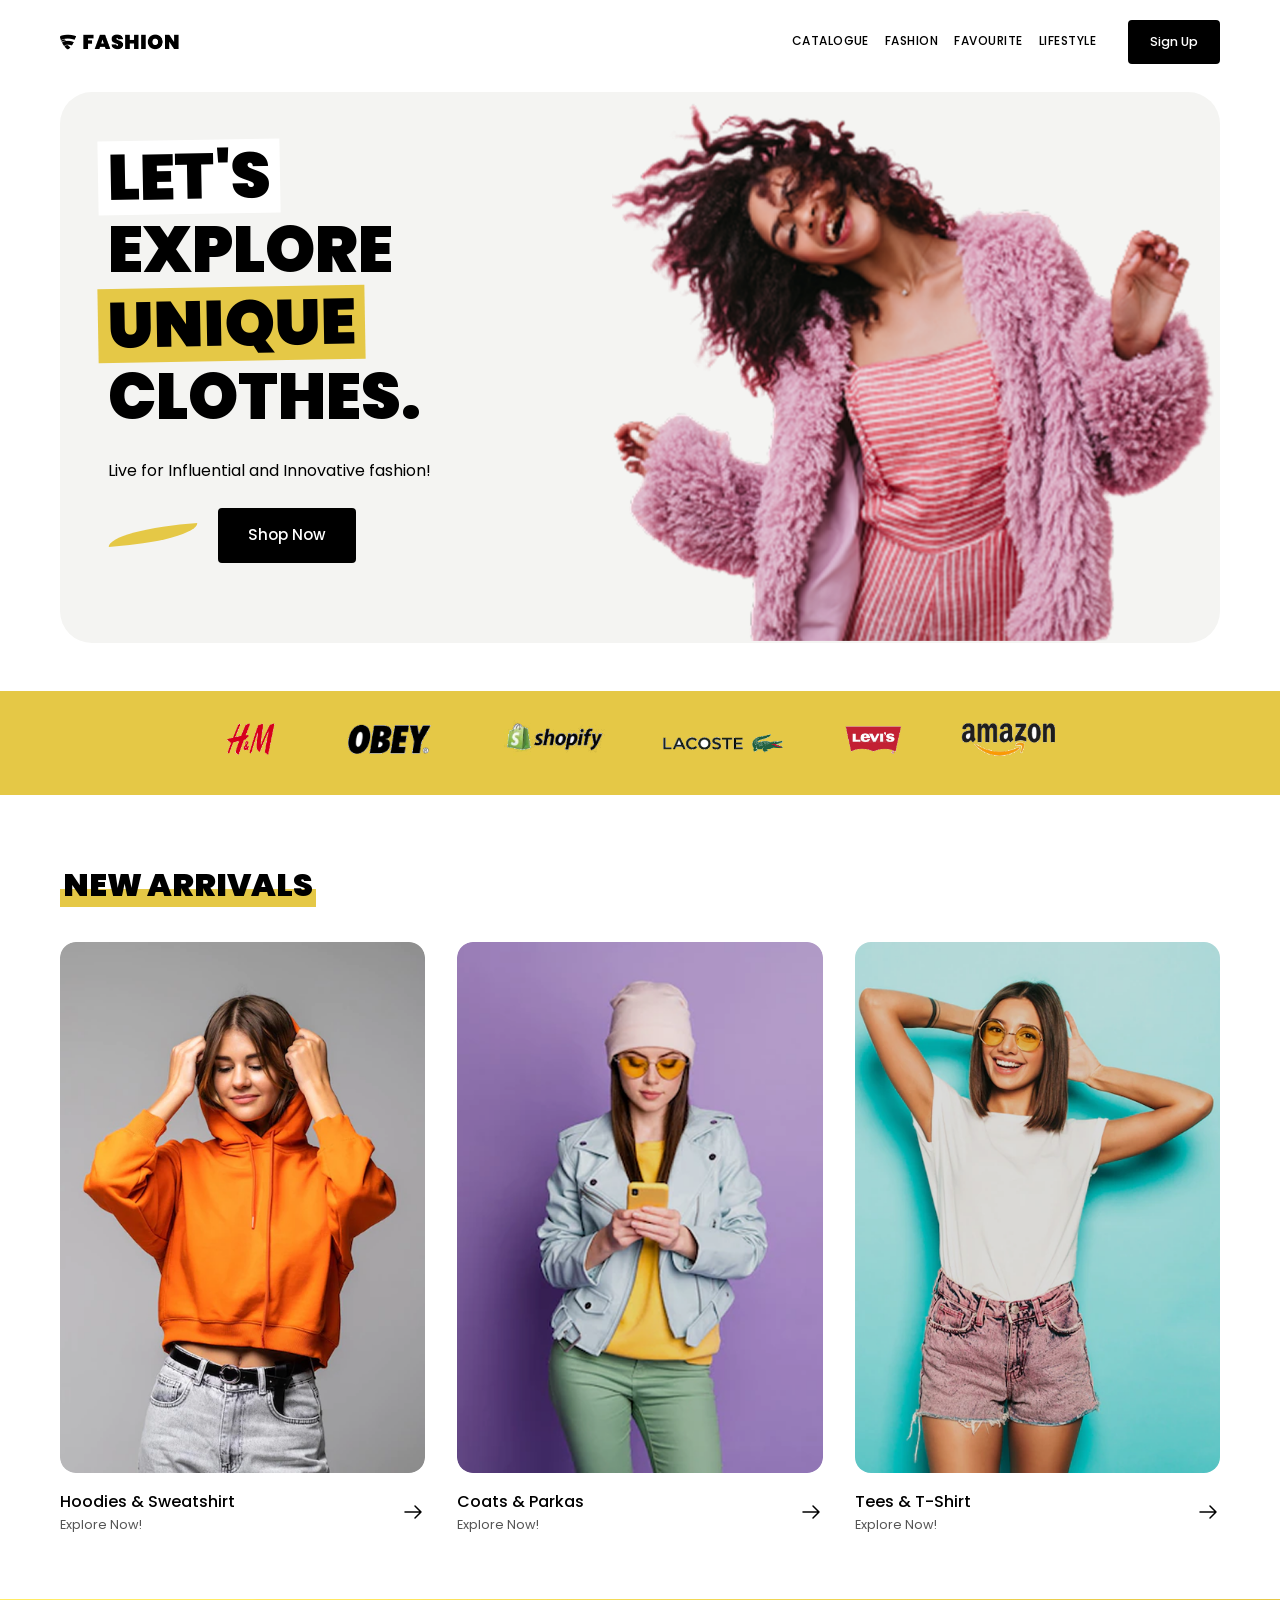
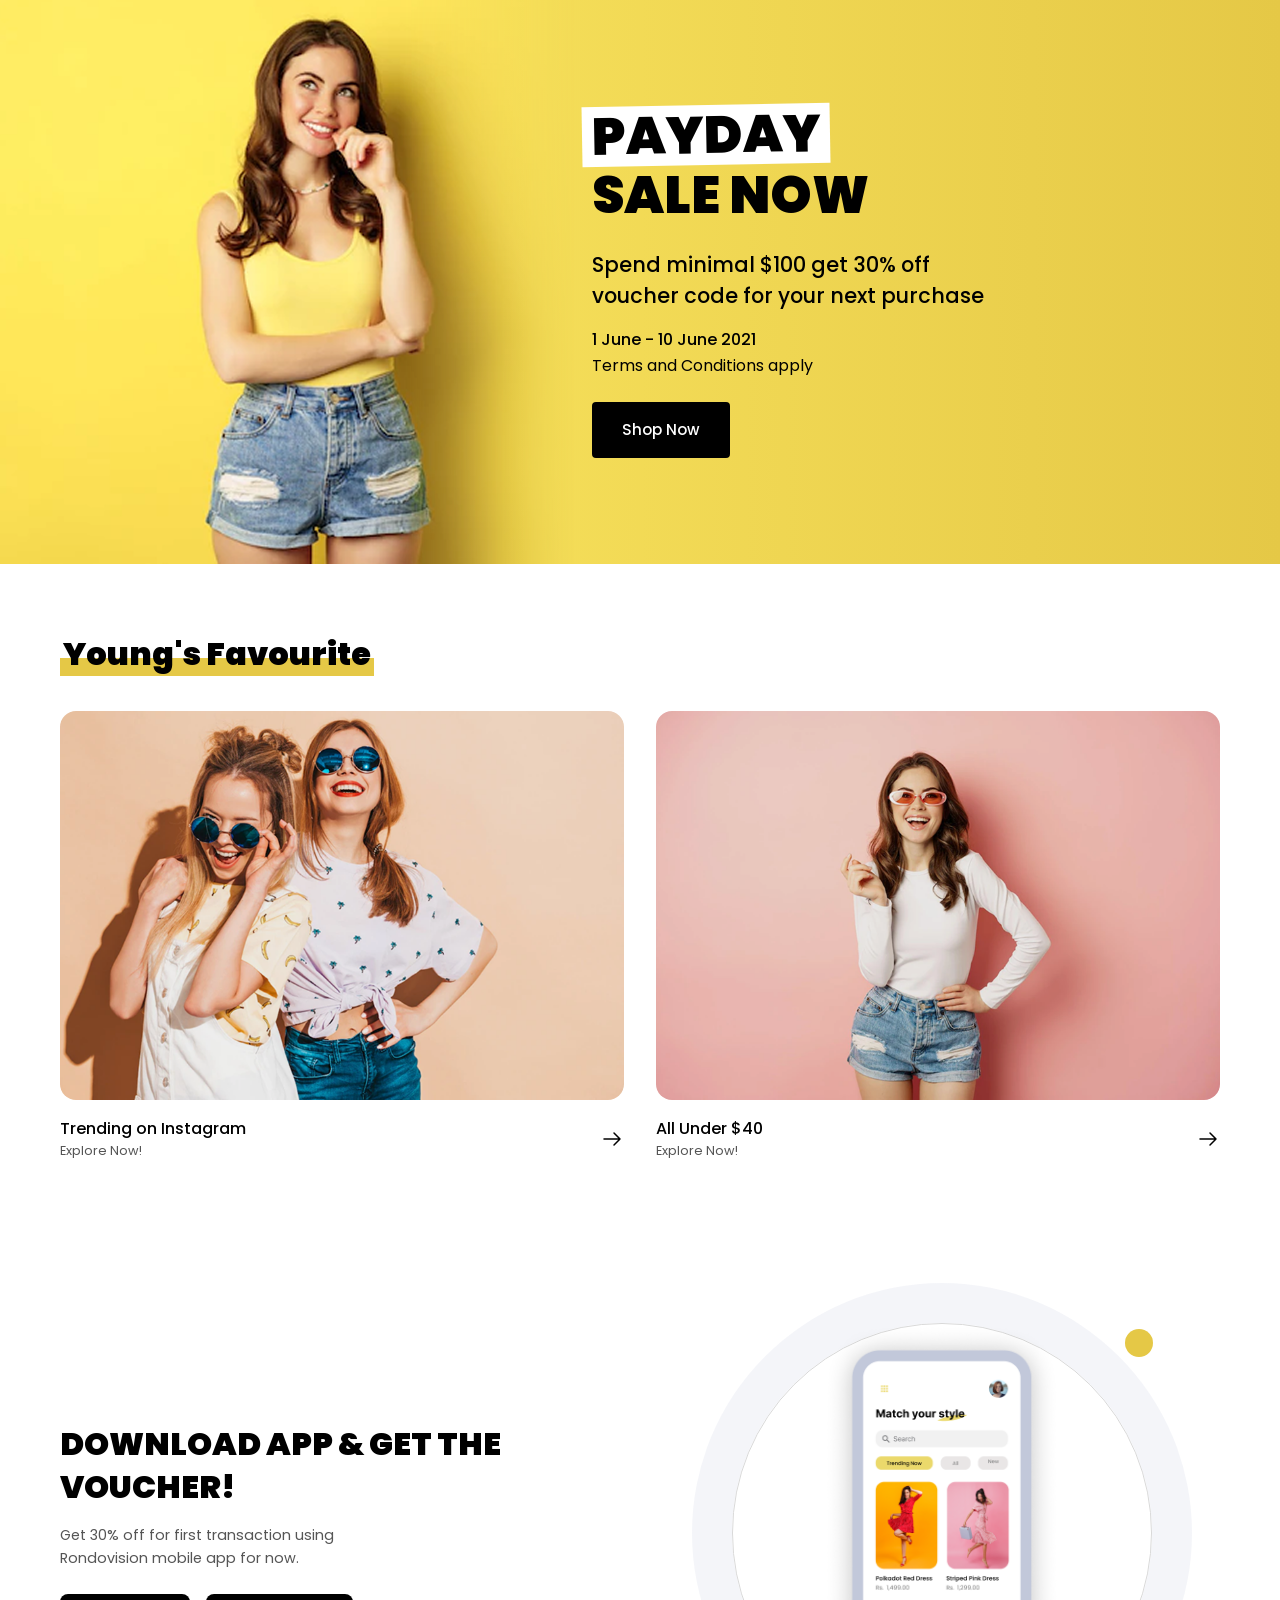
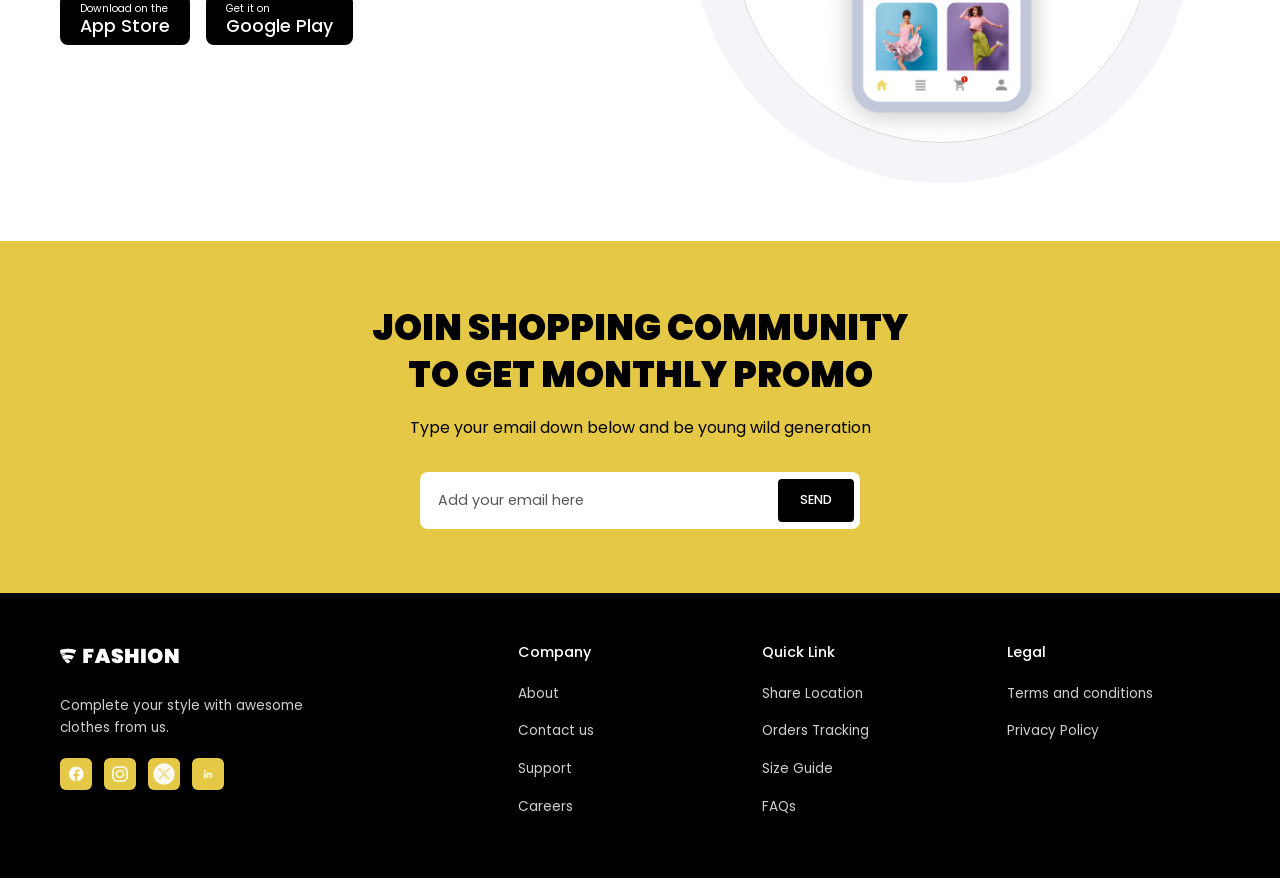
<file: index.html>
<!DOCTYPE html>
<!-- Page language is English -->
<html lang="en">
<head>
  <meta charset="UTF-8">
  <!-- This helps on phones -->
  <meta name="viewport" content="width=device-width, initial-scale=1">
  <title>Fashion | Explore unique clothes</title>
  <meta name="description" content="Explore unique and innovative fashion: new arrivals, favourites and special offers.">

  <!-- These links add the Poppins font -->
  <link rel="preconnect" href="https://fonts.googleapis.com">
  <link rel="preconnect" href="https://fonts.gstatic.com" crossorigin>
  <link href="https://fonts.googleapis.com/css2?family=Poppins:wght@400;500;900&display=swap" rel="stylesheet">

  <link rel="stylesheet" href="css/main.css">
</head>
<body>
  <!-- Use this link to skip to the page -->
  <a class="skip-to-main" href="#main">Skip to main content</a>

  <!-- This is the page top -->
  <header class="header">
    <div class="container header-inner">
      <!-- Click the logo to go home -->
      <a class="logo" href="index.html">
        <img src="images/logo.png" alt="Fashion">
      </a>

      <!-- This name tells what this menu is -->
      <nav class="navigation" aria-label="Main">
        <ul>
          <li><a href="catalogue.html">Catalogue</a></li>
          <li><a href="index.html#arrivals">Fashion</a></li>
          <li><a href="index.html#favourite">Favourite</a></li>
          <li><a href="index.html#app">Lifestyle</a></li>
        </ul>
      </nav>

      <a class="button button-dark" href="#">Sign Up</a>
    </div>
  </header>

  <main id="main">
    <section class="hero" aria-labelledby="hero-title">
      <div class="container">
        <div class="hero-card">
          <div class="hero-content">
            <h1 class="hero-title" id="hero-title">
              <span class="mark-white">Let's</span>
              <span>Explore</span>
              <span class="mark-yellow">Unique</span>
              <span>Clothes.</span>
            </h1>

            <p class="hero-tagline">Live for Influential and Innovative fashion!</p>

            <div class="hero-actions">
              <span class="hero-brush" aria-hidden="true"></span>
              <a class="button button-dark" href="catalogue.html">Shop Now</a>
            </div>
          </div>

          <div class="hero-image">
            <img src="images/hero.png" width="871" height="784"
                 alt="Woman in a pink coat in a fashion campaign">
          </div>
        </div>
      </div>
    </section>

    <section class="brands" aria-label="Brands we stock">
      <div class="container">
        <ul class="brand-list">
          <li><img src="images/hm-transparent.png" width="119" height="70" alt="H and M"></li>
          <li><img src="images/obey-transparent.png" width="150" height="53" alt="Obey"></li>
          <li><img src="images/shopify-transparent.png" width="176" height="62" alt="Shopify"></li>
          <li><img src="images/lacoste-transparent.png" width="235" height="70" alt="Lacoste"></li>
          <li><img src="images/levis-transparent.png" width="127" height="71" alt="Levi's"></li>
          <li><img src="images/amzon-transparent.png" width="166" height="63" alt="Amazon"></li>
        </ul>
      </div>
    </section>

    <!-- These are new clothes -->
    <section class="arrivals" id="arrivals" aria-labelledby="arrivals-title">
      <div class="container">
        <h2 class="section-heading" id="arrivals-title">
          <span class="highlight">New Arrivals</span>
        </h2>

        <div class="arrival-grid">
          <article class="category">
            <div class="category-image">
              <img src="images/girlgreybg.png" width="484" height="704" loading="lazy"
                   alt="Woman in an orange hoodie holding the hood over her head">
            </div>
            <div class="category-info">
              <div>
                <h3><a href="catalogue.html">Hoodies & Sweatshirt</a></h3>
                <p class="category-text">Explore Now!</p>
              </div>
              <svg class="category-arrow" width="24" height="24" viewBox="0 0 24 24" fill="none"
                   stroke="currentColor" stroke-width="1.5" stroke-linecap="round"
                   stroke-linejoin="round" aria-hidden="true" focusable="false">
                <path d="M4 12h16M14 6l6 6-6 6"></path>
              </svg>
            </div>
          </article>

          <article class="category">
            <div class="category-image">
              <img src="images/girlpurplebg.png" width="484" height="704" loading="lazy"
                   alt="Woman in a light blue jacket and beanie looking at her phone">
            </div>
            <div class="category-info">
              <div>
                <h3><a href="catalogue.html">Coats & Parkas</a></h3>
                <p class="category-text">Explore Now!</p>
              </div>
              <svg class="category-arrow" width="24" height="24" viewBox="0 0 24 24" fill="none"
                   stroke="currentColor" stroke-width="1.5" stroke-linecap="round"
                   stroke-linejoin="round" aria-hidden="true" focusable="false">
                <path d="M4 12h16M14 6l6 6-6 6"></path>
              </svg>
            </div>
          </article>

          <article class="category">
            <div class="category-image">
              <img src="images/girlgreenbg.png" width="490" height="704" loading="lazy"
                   alt="Smiling woman in a white t-shirt and pink denim shorts">
            </div>
            <div class="category-info">
              <div>
                <h3><a href="catalogue.html">Tees & T-Shirt</a></h3>
                <p class="category-text">Explore Now!</p>
              </div>
              <svg class="category-arrow" width="24" height="24" viewBox="0 0 24 24" fill="none"
                   stroke="currentColor" stroke-width="1.5" stroke-linecap="round"
                   stroke-linejoin="round" aria-hidden="true" focusable="false">
                <path d="M4 12h16M14 6l6 6-6 6"></path>
              </svg>
            </div>
          </article>
        </div>
      </div>
    </section>

    <!-- This is a special sale -->
    <section class="payday" aria-labelledby="payday-title">
      <div class="payday-inner">
        <div class="payday-image">
          <img src="images/girlyellowbg.png" width="988" height="968" loading="lazy"
               alt="Smiling woman in a yellow top and denim shorts">
        </div>

        <div class="payday-content">
          <h2 class="payday-title" id="payday-title">
            <span class="mark-white">Payday</span>
            <span>Sale Now</span>
          </h2>

          <p class="payday-offer">
            Spend minimal $100 get 30% off voucher code for your next purchase
          </p>
          <p class="payday-dates">
            <span class="payday-range">1 June - 10 June 2021</span><br>
            Terms and Conditions apply
          </p>

          <a class="button button-dark" href="catalogue.html">Shop Now</a>
        </div>
      </div>
    </section>

    <!-- These are favourite styles -->
    <section class="favourites" id="favourite" aria-labelledby="favourites-title">
      <div class="container">
        <h2 class="section-heading section-normal" id="favourites-title">
          <span class="highlight">Young's Favourite</span>
        </h2>

        <div class="favourites-grid">
          <article class="category">
            <div class="category-image">
              <img src="images/twogirls.png" width="834" height="575" loading="lazy"
                   alt="Two smiling young women in sunglasses against a peach wall">
            </div>
            <div class="category-info">
              <div>
                <h3><a href="catalogue.html">Trending on Instagram</a></h3>
                <p class="category-text">Explore Now!</p>
              </div>
              <svg class="category-arrow" width="24" height="24" viewBox="0 0 24 24" fill="none"
                   stroke="currentColor" stroke-width="1.5" stroke-linecap="round"
                   stroke-linejoin="round" aria-hidden="true" focusable="false">
                <path d="M4 12h16M14 6l6 6-6 6"></path>
              </svg>
            </div>
          </article>

          <article class="category">
            <div class="category-image">
              <img src="images/girlpinkbg.png" width="838" height="575" loading="lazy"
                   alt="Woman in orange sunglasses, a white top and denim shorts">
            </div>
            <div class="category-info">
              <div>
                <h3><a href="catalogue.html">All Under $40</a></h3>
                <p class="category-text">Explore Now!</p>
              </div>
              <svg class="category-arrow" width="24" height="24" viewBox="0 0 24 24" fill="none"
                   stroke="currentColor" stroke-width="1.5" stroke-linecap="round"
                   stroke-linejoin="round" aria-hidden="true" focusable="false">
                <path d="M4 12h16M14 6l6 6-6 6"></path>
              </svg>
            </div>
          </article>
        </div>
      </div>
    </section>

    <!-- This shows how to get the app -->
    <section class="app" id="app" aria-labelledby="app-title">
      <div class="container app-inner">
        <div class="app-content">
          <h2 class="app-title" id="app-title">Download app & get the voucher!</h2>
          <p class="app-text">
            Get 30% off for first transaction using Rondovision mobile app for now.
          </p>

          <div class="app-stores">
            <a class="store-button" href="#" aria-label="Download on the App Store">
              <span class="store-small">Download on the</span>
              <span class="store-name">App Store</span>
            </a>
            <a class="store-button" href="#" aria-label="Get it on Google Play">
              <span class="store-small">Get it on</span>
              <span class="store-name">Google Play</span>
            </a>
          </div>
        </div>

        <div class="app-visual">
          <img src="images/Mobileapp.png" width="500" height="882" loading="lazy"
               alt="Phone showing the Fashion app">
        </div>
      </div>
    </section>

    <!-- This is the email signup -->
    <section class="newsletter" aria-labelledby="newsletter-title">
      <div class="container">
        <h2 class="newsletter-title" id="newsletter-title">
          Join shopping community to get monthly promo
        </h2>
        <p class="newsletter-text">Type your email down below and be young wild generation</p>

        <form class="newsletter-form" action="#" method="post">
          <label class="visually-hidden" for="newsletter-email">Email address</label>
          <input type="email" id="newsletter-email" name="email"
                 placeholder="Add your email here" autocomplete="email" required>
          <button class="button button-dark" type="submit">Send</button>
        </form>
      </div>
    </section>
  </main>

  <!-- This is the bottom of the page -->
  <footer class="site-footer">
    <div class="container footer-grid">
      <div class="footer-brand">
        <a class="logo" href="index.html">
          <img src="images/logo.png" alt="Fashion">
        </a>
        <p>Complete your style with awesome clothes from us.</p>

        <div class="social-links">
          <a href="#" aria-label="Fashion on Facebook">
            <img src="images/facebook.png" alt="">
          </a>
          <a href="#" aria-label="Fashion on Instagram">
            <img src="images/insta.png" alt="">
          </a>
          <a href="#" aria-label="Fashion on X">
            <img src="images/x.png" alt="">
          </a>
          <a href="#" aria-label="Fashion on LinkedIn">
            <img class="linkedin-logo" src="images/linkdin.png" alt="">
          </a>
        </div>
      </div>

      <nav class="footer-links" aria-label="Company">
        <h2>Company</h2>
        <ul>
          <li><a href="#">About</a></li>
          <li><a href="contact.html">Contact us</a></li>
          <li><a href="#">Support</a></li>
          <li><a href="#">Careers</a></li>
        </ul>
      </nav>

      <nav class="footer-links" aria-label="Quick links">
        <h2>Quick Link</h2>
        <ul>
          <li><a href="#">Share Location</a></li>
          <li><a href="#">Orders Tracking</a></li>
          <li><a href="#">Size Guide</a></li>
          <li><a href="#">FAQs</a></li>
        </ul>
      </nav>

      <nav class="footer-links" aria-label="Legal">
        <h2>Legal</h2>
        <ul>
          <li><a href="#">Terms and conditions</a></li>
          <li><a href="#">Privacy Policy</a></li>
        </ul>
      </nav>
    </div>
  </footer>
</body>
</html>
</file>
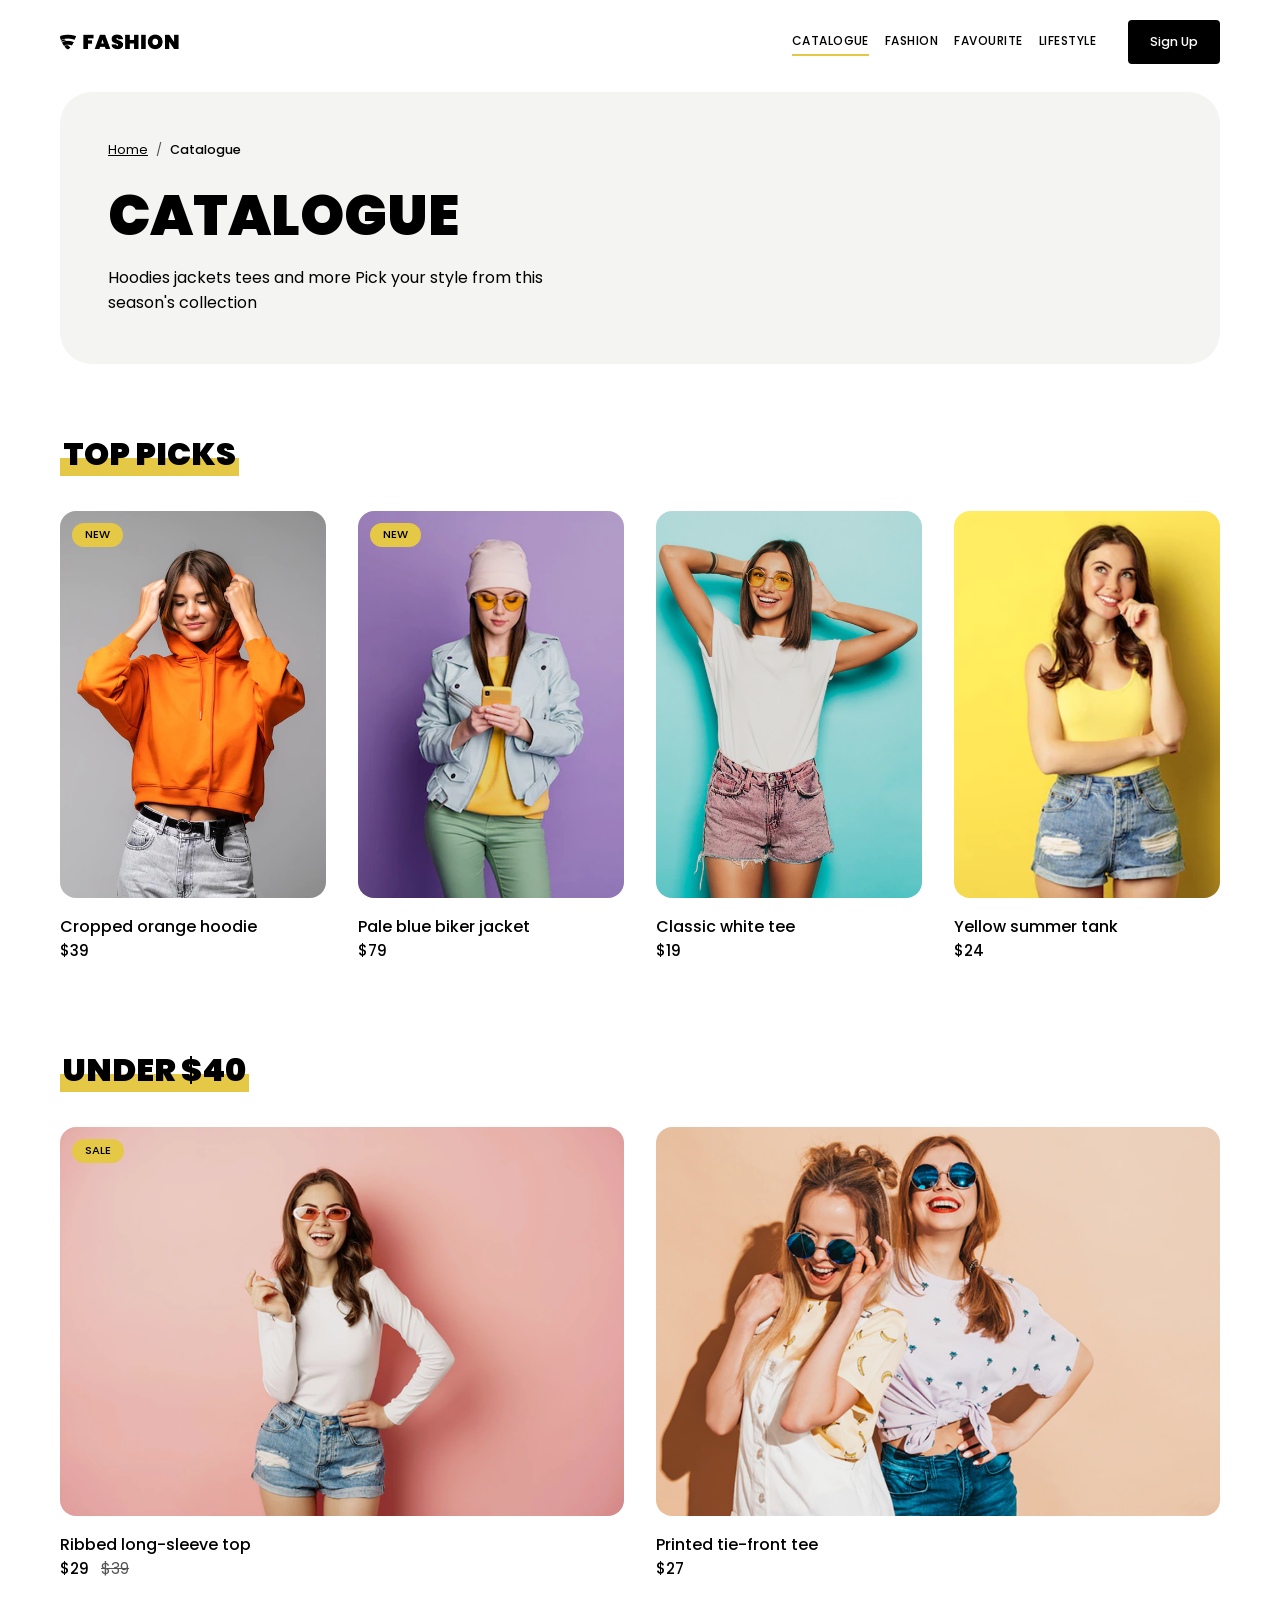
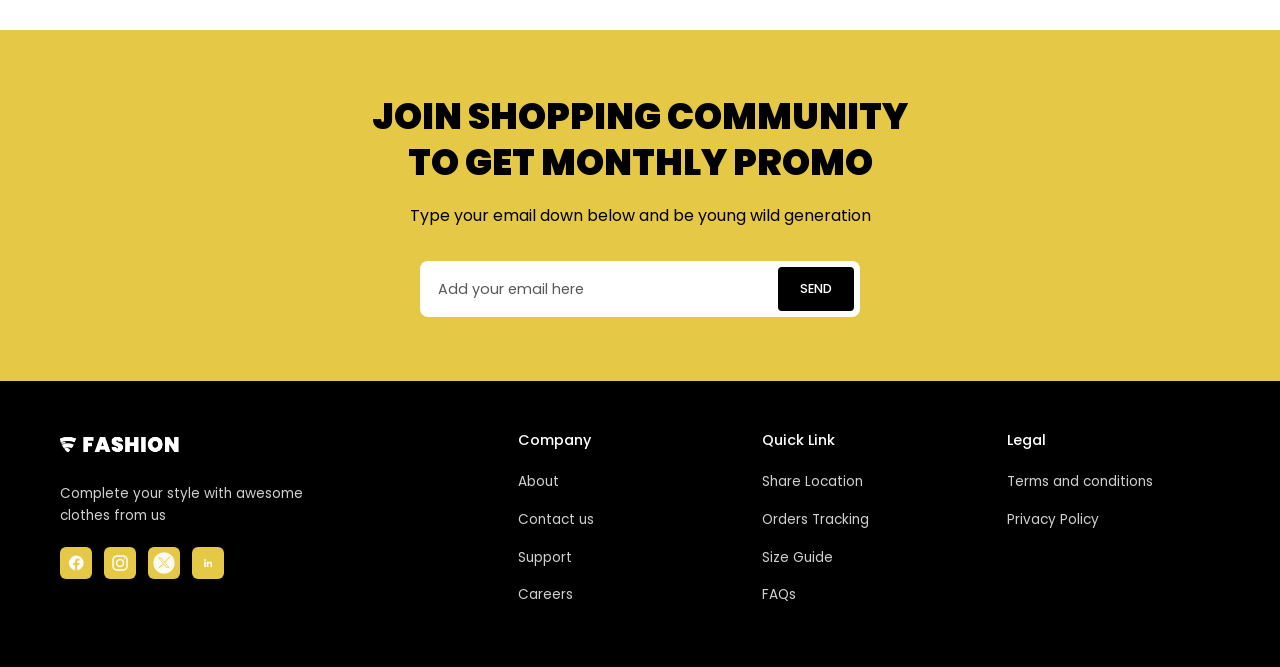
<file: catalogue.html>
<!DOCTYPE html>
<html lang="en">
<head>
  <meta charset="UTF-8">
  <meta name="viewport" content="width=device-width, initial-scale=1">
  <title>Catalogue | Fashion</title>
  <meta name="description" content="Browse the Fashion catalogue with hoodies jackets tees and more">

  <link rel="preconnect" href="https://fonts.googleapis.com">
  <link rel="preconnect" href="https://fonts.gstatic.com" crossorigin>
  <link href="https://fonts.googleapis.com/css2?family=Poppins:wght@400;500;900&display=swap" rel="stylesheet">

  <link rel="stylesheet" href="css/main.css">
</head>
<body>
  <!-- This link skips to the page content -->
  <a class="skip-to-main" href="#main">Skip to main content</a>

  <!-- This is the page menu -->
  <header class="header">
    <div class="container header-inner">
      <a class="logo" href="index.html">
        <img src="images/logo.png" alt="Fashion">
      </a>

      <nav class="navigation" aria-label="Main">
        <ul>
          <li><a href="catalogue.html" aria-current="page">Catalogue</a></li>
          <li><a href="index.html#arrivals">Fashion</a></li>
          <li><a href="index.html#favourite">Favourite</a></li>
          <li><a href="index.html#app">Lifestyle</a></li>
        </ul>
      </nav>

      <a class="button button-dark" href="#">Sign Up</a>
    </div>
  </header>

  <main id="main">
    <!-- This shows the page name and path -->
    <section class="page-hero" aria-labelledby="page-title">
      <div class="container">
        <div class="page-card">
          <nav class="breadcrumb" aria-label="Breadcrumb">
            <ol>
              <li><a href="index.html">Home</a></li>
              <li><a href="catalogue.html" aria-current="page">Catalogue</a></li>
            </ol>
          </nav>

          <h1 id="page-title">Catalogue</h1>
          <p>Hoodies jackets tees and more Pick your style from this season's collection</p>
        </div>
      </div>
    </section>

    <!-- These are popular clothes -->
    <section class="shelf" aria-labelledby="picks-title">
      <div class="container">
        <h2 class="section-heading" id="picks-title">
          <span class="highlight">Top picks</span>
        </h2>

        <div class="shelf-grid">
          <article class="category">
            <div class="category-image">
              <img src="images/girlgreybg.png" width="484" height="704"
                   alt="Woman in an orange cropped hoodie with the hood up and grey jeans">
              <!-- This marks a new item -->
              <span class="product-badge">New</span>
            </div>
            <div class="category-info">
              <div>
                <h3><a href="#">Cropped orange hoodie</a></h3>
                <p class="product-price">$39</p>
              </div>
            </div>
          </article>

          <article class="category">
            <div class="category-image">
              <img src="images/girlpurplebg.png" width="484" height="704"
                   alt="Woman in a pale blue biker jacket and green trousers">
              <!-- This marks a new item -->
              <span class="product-badge">New</span>
            </div>
            <div class="category-info">
              <div>
                <h3><a href="#">Pale blue biker jacket</a></h3>
                <p class="product-price">$79</p>
              </div>
            </div>
          </article>

          <article class="category">
            <div class="category-image">
              <img src="images/girlgreenbg.png" width="490" height="704"
                   alt="Woman in a white t-shirt and pink denim shorts">
            </div>
            <div class="category-info">
              <div>
                <h3><a href="#">Classic white tee</a></h3>
                <p class="product-price">$19</p>
              </div>
            </div>
          </article>

          <article class="category">
            <div class="category-image">
              <img src="images/girlyellowbg.png" width="988" height="968"
                   alt="Woman in a yellow tank top and denim shorts">
            </div>
            <div class="category-info">
              <div>
                <h3><a href="#">Yellow summer tank</a></h3>
                <p class="product-price">$24</p>
              </div>
            </div>
          </article>
        </div>
      </div>
    </section>

    <!-- These clothes cost less than forty dollars -->
    <section class="shelf" aria-labelledby="under-title">
      <div class="container">
        <h2 class="section-heading" id="under-title">
          <span class="highlight">Under $40</span>
        </h2>

        <div class="shelf-grid shelf-grid-wide">
          <article class="category">
            <div class="category-image">
              <img src="images/girlpinkbg.png" width="838" height="575" loading="lazy"
                   alt="Woman in a white long-sleeve top and ripped denim shorts">
              <!-- This marks a sale item -->
              <span class="product-badge">Sale</span>
            </div>
            <div class="category-info">
              <div>
                <h3><a href="#">Ribbed long-sleeve top</a></h3>
                <!-- These are the sale and old prices -->
                <p class="product-price">
                  <span class="visually-hidden">Sale price </span>$29
                  <del><span class="visually-hidden">Original price </span>$39</del>
                </p>
              </div>
            </div>
          </article>

          <article class="category">
            <div class="category-image">
              <img src="images/twogirls.png" width="834" height="575" loading="lazy"
                   alt="Two women in round sunglasses wearing printed tees and denim">
            </div>
            <div class="category-info">
              <div>
                <h3><a href="#">Printed tie-front tee</a></h3>
                <p class="product-price">$27</p>
              </div>
            </div>
          </article>
        </div>
      </div>
    </section>

    <!-- This is the email signup -->
    <section class="newsletter" aria-labelledby="newsletter-title">
      <div class="container">
        <h2 class="newsletter-title" id="newsletter-title">
          Join shopping community to get monthly promo
        </h2>
        <p class="newsletter-text">Type your email down below and be young wild generation</p>

        <form class="newsletter-form" action="#" method="post">
          <label class="visually-hidden" for="newsletter-email">Email address</label>
          <input type="email" id="newsletter-email" name="email"
                 placeholder="Add your email here" autocomplete="email" required>
          <button class="button button-dark" type="submit">Send</button>
        </form>
      </div>
    </section>
  </main>

  <!-- This is the page footer -->
  <footer class="site-footer">
    <div class="container footer-grid">
      <div class="footer-brand">
        <a class="logo" href="index.html">
          <img src="images/logo.png" alt="Fashion">
        </a>
        <p>Complete your style with awesome clothes from us</p>

        <div class="social-links">
          <a href="#" aria-label="Fashion on Facebook">
            <img src="images/facebook.png" alt="">
          </a>
          <a href="#" aria-label="Fashion on Instagram">
            <img src="images/insta.png" alt="">
          </a>
          <a href="#" aria-label="Fashion on X">
            <img src="images/x.png" alt="">
          </a>
          <a href="#" aria-label="Fashion on LinkedIn">
            <img class="linkedin-logo" src="images/linkdin.png" alt="">
          </a>
        </div>
      </div>

      <nav class="footer-links" aria-label="Company">
        <h2>Company</h2>
        <ul>
          <li><a href="#">About</a></li>
          <li><a href="contact.html">Contact us</a></li>
          <li><a href="#">Support</a></li>
          <li><a href="#">Careers</a></li>
        </ul>
      </nav>

      <nav class="footer-links" aria-label="Quick links">
        <h2>Quick Link</h2>
        <ul>
          <li><a href="#">Share Location</a></li>
          <li><a href="#">Orders Tracking</a></li>
          <li><a href="#">Size Guide</a></li>
          <li><a href="#">FAQs</a></li>
        </ul>
      </nav>

      <nav class="footer-links" aria-label="Legal">
        <h2>Legal</h2>
        <ul>
          <li><a href="#">Terms and conditions</a></li>
          <li><a href="#">Privacy Policy</a></li>
        </ul>
      </nav>
    </div>
  </footer>
</body>
</html>
</file>
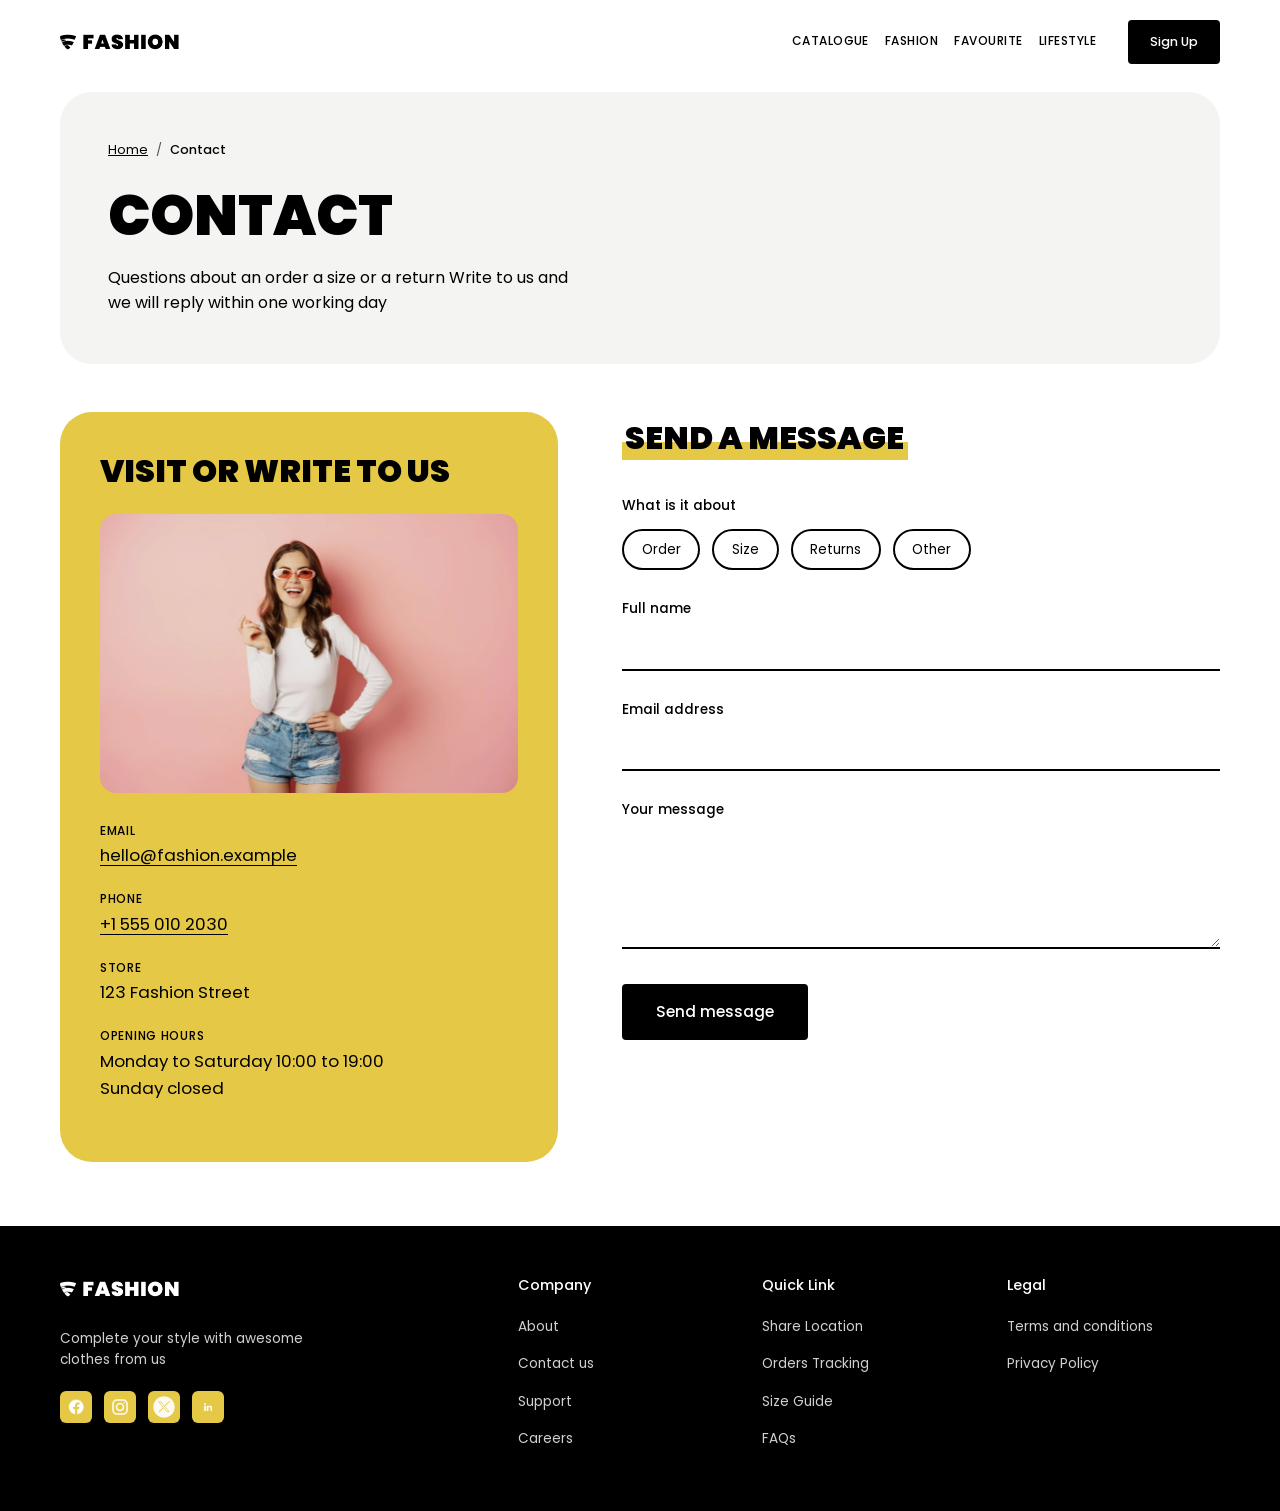
<file: contact.html>
<!DOCTYPE html>
<html lang="en">
<head>
  <meta charset="UTF-8">
  <meta name="viewport" content="width=device-width, initial-scale=1">
  <title>Contact | Fashion</title>
  <meta name="description" content="Questions about an order a size or a return Contact the Fashion team">

  <link rel="preconnect" href="https://fonts.googleapis.com">
  <link rel="preconnect" href="https://fonts.gstatic.com" crossorigin>
  <link href="https://fonts.googleapis.com/css2?family=Poppins:wght@400;500;900&display=swap" rel="stylesheet">

  <link rel="stylesheet" href="css/main.css">
</head>
<body>
  <!-- This link skips to the page content -->
  <a class="skip-to-main" href="#main">Skip to main content</a>

  <!-- This is the page menu -->
  <header class="header">
    <div class="container header-inner">
      <a class="logo" href="index.html">
        <img src="images/logo.png" alt="Fashion">
      </a>

      <nav class="navigation" aria-label="Main">
        <ul>
          <li><a href="catalogue.html">Catalogue</a></li>
          <li><a href="index.html#arrivals">Fashion</a></li>
          <li><a href="index.html#favourite">Favourite</a></li>
          <li><a href="index.html#app">Lifestyle</a></li>
        </ul>
      </nav>

      <a class="button button-dark" href="#">Sign Up</a>
    </div>
  </header>

  <main id="main">
    <!-- This shows the page name and path -->
    <section class="page-hero" aria-labelledby="page-title">
      <div class="container">
        <div class="page-card">
          <nav class="breadcrumb" aria-label="Breadcrumb">
            <ol>
              <li><a href="index.html">Home</a></li>
              <li><a href="contact.html" aria-current="page">Contact</a></li>
            </ol>
          </nav>

          <h1 id="page-title">Contact</h1>
          <p>
            Questions about an order a size or a return Write to us and we
            will reply within one working day
          </p>
        </div>
      </div>
    </section>

    <!-- This has our details and the message form -->
    <section class="contact">
      <h2 class="visually-hidden">Contact details and message form</h2>
      <div class="container contact-inner">
        <section class="contact-panel" aria-labelledby="visit-title">
          <h2 id="visit-title">Visit or write to us</h2>
          <img class="contact-photo" src="images/girlpinkbg.png" width="838" height="575"
               loading="lazy"
               alt="Woman in a white top and denim shorts against a pink wall">

          <address>
            <dl class="contact-details">
              <div>
                <dt>Email</dt>
                <dd><a href="mailto:hello@fashion.example">hello@fashion.example</a></dd>
              </div>
              <div>
                <dt>Phone</dt>
                <dd><a href="tel:+15550102030">+1 555 010 2030</a></dd>
              </div>
              <div>
                <dt>Store</dt>
                <dd>123 Fashion Street</dd>
              </div>
              <div>
                <dt>Opening hours</dt>
                <dd>Monday to Saturday 10:00 to 19:00<br>Sunday closed</dd>
              </div>
            </dl>
          </address>
        </section>

        <section class="contact-form" aria-labelledby="form-title">
          <h2 class="section-heading" id="form-title">
            <span class="highlight">Send a message</span>
          </h2>

          <form action="#" method="post">
            <fieldset class="topic-list">
              <legend>What is it about</legend>
              <div class="topic-options">
                <input class="visually-hidden" type="radio" id="topic-order" name="topic" value="order" required>
                <label for="topic-order">Order</label>

                <input class="visually-hidden" type="radio" id="topic-size" name="topic" value="size">
                <label for="topic-size">Size</label>

                <input class="visually-hidden" type="radio" id="topic-returns" name="topic" value="returns">
                <label for="topic-returns">Returns</label>

                <input class="visually-hidden" type="radio" id="topic-other" name="topic" value="other">
                <label for="topic-other">Other</label>
              </div>
            </fieldset>

            <div class="form-field">
              <label for="name">Full name</label>
              <input type="text" id="name" name="name" autocomplete="name" required>
            </div>

            <div class="form-field">
              <label for="email">Email address</label>
              <input type="email" id="email" name="email" autocomplete="email" required>
            </div>

            <div class="form-field">
              <label for="message">Your message</label>
              <textarea id="message" name="message" rows="4" required></textarea>
            </div>

            <button class="button button-dark button-large" type="submit">Send message</button>
          </form>
        </section>
      </div>
    </section>
  </main>

  <!-- This footer is the same on all pages -->
  <footer class="site-footer">
    <div class="container footer-grid">
      <div class="footer-brand">
        <a class="logo" href="index.html">
          <img src="images/logo.png" alt="Fashion">
        </a>
        <p>Complete your style with awesome clothes from us</p>

        <div class="social-links">
          <a href="#" aria-label="Fashion on Facebook">
            <img src="images/facebook.png" alt="">
          </a>
          <a href="#" aria-label="Fashion on Instagram">
            <img src="images/insta.png" alt="">
          </a>
          <a href="#" aria-label="Fashion on X">
            <img src="images/x.png" alt="">
          </a>
          <a href="#" aria-label="Fashion on LinkedIn">
            <img class="linkedin-logo" src="images/linkdin.png" alt="">
          </a>
        </div>
      </div>

      <nav class="footer-links" aria-label="Company">
        <h2>Company</h2>
        <ul>
          <li><a href="#">About</a></li>
          <li><a href="contact.html" aria-current="page">Contact us</a></li>
          <li><a href="#">Support</a></li>
          <li><a href="#">Careers</a></li>
        </ul>
      </nav>

      <nav class="footer-links" aria-label="Quick links">
        <h2>Quick Link</h2>
        <ul>
          <li><a href="#">Share Location</a></li>
          <li><a href="#">Orders Tracking</a></li>
          <li><a href="#">Size Guide</a></li>
          <li><a href="#">FAQs</a></li>
        </ul>
      </nav>

      <nav class="footer-links" aria-label="Legal">
        <h2>Legal</h2>
        <ul>
          <li><a href="#">Terms and conditions</a></li>
          <li><a href="#">Privacy Policy</a></li>
        </ul>
      </nav>
    </div>
  </footer>
</body>
</html>
</file>
<file: css/main.css>
/* Page colours and font */
:root {
  --color-accent: #e5c846;
  --color-black: #000000;
  --color-white: #ffffff;
  --color-lavender: #c2c7dc;
  --color-bg-soft: #f4f4f2;
  --font-main: "Poppins", Arial, sans-serif;
}

/* This makes sizes easy to use */
*,
*::before,
*::after {
  box-sizing: border-box;
}

body {
  margin: 0;
  font-family: var(--font-main);
  line-height: 1.6;
  color: var(--color-black);
}

/* Images stay in their box */
img {
  max-width: 100%;
  height: auto;
}

/* This link shows when you use the keyboard */
.skip-to-main {
  position: absolute;
  top: -100px;
  left: 16px;
  padding: 0.75rem 1.25rem;
  background: var(--color-black);
  color: var(--color-white);
}

.skip-to-main:focus {
  top: 16px;
}

/* This shows what you pick with the keyboard */
:focus-visible {
  outline: 3px solid var(--color-black);
  outline-offset: 3px;
}

/* This stops the page from getting too wide */
.container {
  width: 100%;
  max-width: 1200px;
  margin-inline: auto;
  padding-inline: 1.25rem;
}

/* This makes the signup link look like a button */
.button {
  display: inline-block;
  padding: 0.6rem 1.25rem;
  font: inherit;
  font-size: 0.8rem;
  font-weight: 500;
  text-decoration: none;
  border: 2px solid var(--color-black);
  border-radius: 4px;
  transition: background-color 0.25s ease, color 0.25s ease, transform 0.25s ease;
}

.button-dark {
  background: var(--color-black);
  color: var(--color-white);
}

.button-dark:hover {
  background: var(--color-accent);
  color: var(--color-black);
  transform: translateY(-2px);
}

/* This puts the name menu and button in one row */
.header-inner {
  display: flex;
  flex-wrap: wrap;
  align-items: center;
  justify-content: space-between;
  gap: 1rem 2rem;
  padding-block: 1.25rem;
}

.logo {
  font-size: 1.25rem;
  font-weight: 900;
  letter-spacing: 0.03em;
  color: var(--color-black);
  text-decoration: none;
}

.logo img {
  display: block;
  width: 120px;
  height: auto;
}

/* On small screens the menu goes under the name */
.navigation {
  order: 3;
  flex-basis: 100%;
}

.navigation ul {
  display: flex;
  flex-wrap: wrap;
  justify-content: center;
  gap: 0.5rem 1.5rem;
  margin: 0;
  padding: 0;
  list-style: none;
}

.navigation a {
  display: inline-block;
  padding-block: 0.25rem;
  font-size: 0.75rem;
  font-weight: 500;
  letter-spacing: 0.04em;
  text-transform: uppercase;
  color: var(--color-black);
  text-decoration: none;
  border-bottom: 2px solid transparent;
  transition: border-color 0.2s ease;
}

.navigation a:hover,
.navigation a[aria-current="page"] {
  border-color: var(--color-accent);
}

/* This keeps the menu in one row on wide screens */
@media (min-width: 640px) {
  .navigation {
    order: 0;
    flex-basis: auto;
    margin-left: auto;
  }

  .navigation ul {
    gap: 0.5rem 1rem;
  }
}

/* This adds space around the hero */
.hero {
  padding-block: 0.5rem 2rem;
}

/* This makes a card for the text and picture */
.hero-card {
  display: grid;
  align-items: center;
  background: var(--color-bg-soft);
  border-radius: 32px;
  overflow: hidden;
}

/* This gives space to the words */
.hero-content {
  padding: 2rem 1.5rem 0;
  animation: fade-up 0.9s ease-out both;
}

/* This holds the hero picture */
.hero-image {
  aspect-ratio: 1.65 / 1;
  overflow: hidden;
}

/* This makes the picture fill its space */
.hero-image img {
  display: block;
  width: 100%;
  height: 100%;
  object-fit: cover;
  object-position: center top;
  animation: slide-in 1s ease-out 0.2s both;
}

/* This makes the big hero words */
.hero-title {
  margin: 0 0 1.5rem -0.6rem;
  font-size: clamp(2.25rem, 6vw, 4rem);
  font-weight: 900;
  line-height: 1.15;
  text-transform: uppercase;
}

/* Each word starts on a new line */
.hero-title span {
  display: block;
  width: fit-content;
  padding-inline: 0.6rem;
}

/* This puts white behind the first word */
.mark-white {
  background: var(--color-white);
  transform: rotate(-1deg);
}

/* This puts yellow behind one word */
.mark-yellow {
  background: var(--color-accent);
  transform: rotate(-1deg);
}

/* This is the small line under the title */
.hero-tagline {
  margin: 0 0 1.5rem;
  font-size: 1rem;
}

/* This puts the shape and button in a row */
.hero-actions {
  display: flex;
  align-items: center;
  gap: 1.25rem;
  padding-bottom: 2rem;
}

/* This makes a yellow shape by the button */
.hero-brush {
  width: 90px;
  height: 18px;
  background: var(--color-accent);
  border-radius: 100% 0 100% 0;
  transform: rotate(-4deg);
}

/* This makes the hero button bigger */
.hero .button {
  padding: 0.85rem 1.75rem;
  font-size: 0.95rem;
}

/* This makes a yellow strip for brand logos */
.brands {
  margin-top: 1rem;
  padding-block: 1.75rem;
  background: var(--color-accent);
}

/* This puts the brand logos in a row */
.brand-list {
  display: flex;
  flex-wrap: wrap;
  align-items: center;
  justify-content: center;
  gap: 1.5rem 3rem;
  margin: 0;
  padding: 0;
  list-style: none;
}

/* This makes all brand logos the same height */
.brand-list img {
  height: 2.5rem;
  width: auto;
}

/* This puts the hero text and picture side by side on big screens */
@media (min-width: 1024px) {
  .hero-card {
    grid-template-columns: 1fr 1.1fr;
  }

  .hero-content {
    padding: 3rem;
  }

  .hero-image {
    aspect-ratio: auto;
    min-height: 420px;
  }

  .hero-image img {
    height: 100%;
    min-height: 420px;
    object-fit: contain;
    object-position: right bottom;
  }
}

/* This moves the hero text up when the page loads */
@keyframes fade-up {
  from {
    opacity: 0;
    transform: translateY(30px);
  }
  to {
    opacity: 1;
    transform: translateY(0);
  }
}

/* This moves the picture in from the side */
@keyframes slide-in {
  from {
    opacity: 0;
    transform: translateX(60px);
  }
  to {
    opacity: 1;
    transform: translateX(0);
  }
}

/* This turns off motion when a user asks for less motion */
@media (prefers-reduced-motion: reduce) {
  *,
  *::before,
  *::after {
    animation: none !important;
    transition: none !important;
  }
}

/* This adds space around the new clothes */
.arrivals {
  padding-block: 4rem;
}

/* This makes the yellow line behind the heading */
.section-heading {
  margin: 0 0 2rem;
  font-size: clamp(1.5rem, 3vw, 2rem);
  font-weight: 900;
  text-transform: uppercase;
}

.highlight {
  background: linear-gradient(transparent 60%, var(--color-accent) 60%);
  box-decoration-break: clone;
  -webkit-box-decoration-break: clone;
  padding-inline: 0.1em;
}

/* This puts the clothes cards in a grid */
.arrival-grid {
  display: grid;
  grid-template-columns: repeat(auto-fit, minmax(min(100%, 230px), 1fr));
  gap: 2rem;
}

.category {
  position: relative;
}

.category-image {
  overflow: hidden;
  border-radius: 16px;
}

.category-image img {
  display: block;
  width: 100%;
  aspect-ratio: 484 / 704;
  object-fit: cover;
  transition: transform 0.4s ease;
}

.category-info {
  display: flex;
  align-items: center;
  justify-content: space-between;
  gap: 1rem;
  margin-top: 1rem;
}

.category-info h3 {
  margin: 0;
  font-size: 1rem;
  font-weight: 500;
}

.category-info a {
  color: inherit;
  text-decoration: none;
}

/* This makes the full card a link */
.category-info a::after {
  content: "";
  position: absolute;
  inset: 0;
}

.category-info a:focus-visible {
  outline: 3px solid var(--color-black);
  outline-offset: 4px;
  border-radius: 16px;
}

.category-text {
  margin: 0;
  font-size: 0.8rem;
  color: #555555;
}

.category-arrow {
  flex-shrink: 0;
  transition: transform 0.25s ease;
}

.category:hover .category-image img {
  transform: scale(1.05);
}

.category:hover .category-arrow {
  transform: translateX(6px);
}

/* This makes the payday sale section */
.payday {
  background: linear-gradient(90deg, #ffec65, var(--color-accent));
}

.payday-inner {
  display: grid;
  align-items: center;
}

.payday-image {
  align-self: end;
}

.payday-image img {
  display: block;
  width: 100%;
  max-width: 280px;
  margin-inline: auto;
  height: auto;
  -webkit-mask-image: linear-gradient(to bottom, #000 75%, transparent);
  mask-image: linear-gradient(to bottom, #000 75%, transparent);
}

.payday-content {
  padding: 0.5rem 1.25rem 2rem;
}

.payday-title {
  margin: 0 0 1.5rem -0.6rem;
  font-size: clamp(2rem, 5vw, 3.25rem);
  font-weight: 900;
  line-height: 1.15;
  text-transform: uppercase;
}

.payday-title span {
  display: block;
  width: fit-content;
  padding-inline: 0.6rem;
}

.payday-offer {
  max-width: 420px;
  margin: 0 0 1rem;
  font-size: clamp(1.05rem, 2vw, 1.3rem);
  font-weight: 500;
  line-height: 1.5;
}

.payday-dates {
  margin: 0 0 1.5rem;
}

.payday-range {
  font-weight: 500;
}

.payday .button {
  padding: 0.85rem 1.75rem;
  font-size: 0.95rem;
}

/* This puts the sale picture beside its words */
@media (min-width: 768px) {
  .payday-inner {
    grid-template-columns: 0.9fr 1.1fr;
  }

  .payday-image img {
    margin-left: auto;
    margin-right: 0;
    max-width: 100%;
    -webkit-mask-image: linear-gradient(to right, #000 70%, transparent);
    mask-image: linear-gradient(to right, #000 70%, transparent);
  }

  .payday-content {
    padding: 2rem 2rem 2rem 1rem;
  }
}

/* This puts the last card in the middle on tablets */
@media (min-width: 640px) and (max-width: 1023px) {
  .arrival-grid {
    grid-template-columns: repeat(2, minmax(0, 1fr));
  }

  .arrival-grid .category:last-child {
    grid-column: 1 / -1;
    width: calc(50% - 1rem);
    justify-self: center;
  }
}

/* This adds space around the favourites */
.favourites {
  padding-block: 4rem;
}

.section-normal {
  text-transform: none;
}

/* This puts the favourite cards in a grid */
.favourites-grid {
  display: grid;
  grid-template-columns: repeat(auto-fit, minmax(min(100%, 280px), 1fr));
  gap: 2rem;
}

.favourites-grid .category-image img {
  aspect-ratio: 834 / 575;
}

/* This adds space around the app part */
.app {
  padding-block: 4rem;
}

.app-inner {
  display: grid;
  gap: 3rem;
  align-items: center;
}

.app-title {
  margin: 0 0 1rem;
  font-size: clamp(1.5rem, 3vw, 2rem);
  font-weight: 900;
  line-height: 1.35;
  text-transform: uppercase;
}

.app-text {
  max-width: 320px;
  margin: 0 0 1.5rem;
  font-size: 0.9rem;
  color: #555555;
}

.app-stores {
  display: flex;
  flex-wrap: wrap;
  gap: 1rem;
}

.store-button {
  display: flex;
  flex-direction: column;
  padding: 0.5rem 1.25rem;
  line-height: 1.25;
  color: var(--color-white);
  text-decoration: none;
  background: var(--color-black);
  border-radius: 8px;
  transition: background-color 0.25s ease, color 0.25s ease;
}

.store-button:hover {
  background: var(--color-accent);
  color: var(--color-black);
}

.store-small {
  font-size: 0.65rem;
}

.store-name {
  font-size: 1.1rem;
  font-weight: 500;
}

/* This puts the phone on top of a circle */
.app-visual {
  position: relative;
  display: grid;
  place-items: center;
  padding-block: 2rem;
}

.app-visual::before {
  content: "";
  position: absolute;
  width: min(420px, 90%);
  aspect-ratio: 1;
  border: 1px solid #d9d9d9;
  border-radius: 50%;
  box-shadow: 0 0 0 40px rgba(194, 199, 220, 0.18);
}

.app-visual::after {
  content: "";
  position: absolute;
  top: 8%;
  right: 12%;
  width: 28px;
  height: 28px;
  background: var(--color-accent);
  border-radius: 50%;
}

.app-visual img {
  position: relative;
  z-index: 1;
  width: min(240px, 60%);
  height: auto;
  animation: float 5s ease-in-out infinite;
}

@keyframes float {
  0%,
  100% {
    transform: translateY(0);
  }
  50% {
    transform: translateY(-14px);
  }
}

/* This makes the email signup stand out */
.newsletter {
  padding-block: 4rem;
  text-align: center;
  background: var(--color-accent);
}

.newsletter-title {
  max-width: 560px;
  margin: 0 auto 1rem;
  font-size: clamp(1.5rem, 4vw, 2.25rem);
  font-weight: 900;
  line-height: 1.3;
  text-transform: uppercase;
}

.newsletter-text {
  margin: 0 0 2rem;
}

.newsletter-form {
  display: flex;
  max-width: 440px;
  margin-inline: auto;
  padding: 0.4rem;
  background: var(--color-white);
  border-radius: 8px;
}

.newsletter-form:focus-within {
  outline: 3px solid var(--color-black);
  outline-offset: 3px;
}

.newsletter-form input {
  flex: 1;
  min-width: 0;
  padding: 0.6rem 0.75rem;
  font: inherit;
  font-size: 0.9rem;
  background: transparent;
  border: 0;
}

.newsletter-form input:focus {
  outline: none;
}

.newsletter-form input::placeholder {
  color: #595959;
  opacity: 1;
}

.newsletter-form .button {
  cursor: pointer;
  text-transform: uppercase;
}

.visually-hidden {
  position: absolute;
  width: 1px;
  height: 1px;
  margin: -1px;
  padding: 0;
  overflow: hidden;
  clip: rect(0, 0, 0, 0);
  white-space: nowrap;
  border: 0;
}

/* This makes the footer dark */
.site-footer {
  padding-block: 3rem;
  color: var(--color-white);
  background: var(--color-black);
}

.footer-grid {
  display: grid;
  gap: 2rem;
}

.site-footer .logo {
  display: inline-block;
  margin-bottom: 1rem;
}

.site-footer .logo img {
  filter: brightness(0) invert(1);
}

.footer-brand p {
  max-width: 260px;
  margin: 0 0 1.25rem;
  font-size: 0.85rem;
  color: #d0d0d0;
}

.social-links {
  display: flex;
  gap: 0.75rem;
}

.social-links a {
  display: grid;
  place-items: center;
  width: 32px;
  height: 32px;
  text-decoration: none;
  background: var(--color-accent);
  border-radius: 6px;
  transition: background-color 0.2s ease;
}

.social-links img {
  display: block;
  width: 22px;
  height: 22px;
  object-fit: contain;
  filter: invert(1);
  mix-blend-mode: screen;
}

.social-links .linkedin-logo {
  filter: none;
}

.social-links a:hover {
  background: var(--color-white);
}

.footer-links h2 {
  margin: 0 0 1rem;
  font-size: 0.9rem;
  font-weight: 500;
}

.footer-links ul {
  margin: 0;
  padding: 0;
  list-style: none;
}

.footer-links li {
  margin-bottom: 0.75rem;
}

.footer-links a {
  font-size: 0.85rem;
  color: #d0d0d0;
  text-decoration: none;
  transition: color 0.2s ease;
}

.footer-links a:hover {
  color: var(--color-accent);
  text-decoration: underline;
}

.site-footer :focus-visible {
  outline-color: var(--color-white);
}

/* This puts the app and footer in columns on big screens */
@media (min-width: 768px) {
  .app-inner {
    grid-template-columns: 1fr 1fr;
  }

  .footer-grid {
    grid-template-columns: 2fr 1fr 1fr 1fr;
  }
}

/* This adds the catalogue title card */
.page-hero {
  padding-block: 0.5rem 2rem;
}

.page-card {
  padding: 2rem 1.5rem;
  background: var(--color-bg-soft);
  border-radius: 32px;
}

.page-card h1 {
  margin: 0 0 1rem;
  font-size: clamp(2rem, 6vw, 3.5rem);
  font-weight: 900;
  line-height: 1.15;
  text-transform: uppercase;
  animation: fade-up 0.9s ease-out both;
}

.page-card p {
  max-width: 480px;
  margin: 0;
}

/* This shows the way back to the home page */
.breadcrumb ol {
  display: flex;
  flex-wrap: wrap;
  gap: 0.5rem;
  margin: 0 0 1.5rem;
  padding: 0;
  font-size: 0.8rem;
  list-style: none;
}

.breadcrumb li + li::before {
  content: "/";
  margin-right: 0.5rem;
  color: #555555;
}

.breadcrumb a {
  color: inherit;
}

.breadcrumb a[aria-current="page"] {
  font-weight: 500;
  text-decoration: none;
}

/* This adds space around the product shelves */
.shelf {
  padding-block: 2rem 3rem;
}

.shelf-grid {
  display: grid;
  grid-template-columns: repeat(auto-fit, minmax(min(100%, 220px), 1fr));
  gap: 2rem;
}

.shelf-grid-wide {
  grid-template-columns: repeat(auto-fit, minmax(min(100%, 280px), 1fr));
}

.shelf-grid-wide .category-image img {
  aspect-ratio: 834 / 575;
}

.shelf-grid .category-image img {
  object-position: 50% 20%;
}

/* This shows the price and new item labels */
.product-price {
  margin: 0;
  font-size: 0.95rem;
  font-weight: 500;
}

.product-price del {
  margin-left: 0.5rem;
  font-weight: 400;
  color: #555555;
}

.product-badge {
  position: absolute;
  top: 0.75rem;
  left: 0.75rem;
  padding: 0.2rem 0.8rem;
  font-size: 0.7rem;
  font-weight: 500;
  text-transform: uppercase;
  color: var(--color-black);
  background: var(--color-accent);
  border-radius: 999px;
}

@media (min-width: 768px) {
  .page-card {
    padding: 3rem;
  }
}

/* This puts the contact details and form in columns */
.contact {
  padding-block: 1rem 4rem;
}

.contact-inner {
  display: grid;
  gap: 2.5rem;
}

.contact-panel {
  padding: 2rem 1.5rem;
  background: var(--color-accent);
  border-radius: 32px;
}

.contact-panel h2 {
  margin: 0 0 1.5rem;
  font-size: clamp(1.5rem, 3vw, 2rem);
  font-weight: 900;
  line-height: 1.2;
  text-transform: uppercase;
}

.contact-photo {
  display: block;
  width: 100%;
  aspect-ratio: 3 / 2;
  object-fit: cover;
  margin-bottom: 1.75rem;
  border-radius: 16px;
}

.contact-panel address {
  font-style: normal;
}

.contact-details {
  margin: 0;
}

.contact-details div {
  margin-bottom: 1.25rem;
}

.contact-details dt {
  margin-bottom: 0.15rem;
  font-size: 0.75rem;
  font-weight: 500;
  letter-spacing: 0.06em;
  text-transform: uppercase;
}

.contact-details dd {
  margin: 0;
  font-size: 1.05rem;
}

.contact-details a {
  color: inherit;
  text-decoration: underline;
  text-underline-offset: 4px;
}

.topic-list {
  margin: 0 0 1.75rem;
  padding: 0;
  border: 0;
}

.topic-list legend {
  margin-bottom: 0.75rem;
  padding: 0;
  font-size: 0.85rem;
  font-weight: 500;
}

.topic-options {
  position: relative;
  display: flex;
  flex-wrap: wrap;
  gap: 0.75rem;
}

.topic-list label {
  display: inline-block;
  padding: 0.5rem 1.1rem;
  font-size: 0.85rem;
  cursor: pointer;
  border: 2px solid var(--color-black);
  border-radius: 999px;
  transition: background-color 0.2s ease, color 0.2s ease;
}

.topic-list label:hover {
  background: var(--color-accent);
}

.topic-list input:checked + label {
  color: var(--color-white);
  background: var(--color-black);
}

.topic-list input:focus-visible + label {
  outline: 3px solid var(--color-black);
  outline-offset: 3px;
}

.form-field {
  margin-bottom: 1.75rem;
}

.form-field label {
  display: block;
  margin-bottom: 0.25rem;
  font-size: 0.85rem;
  font-weight: 500;
}

.form-field input,
.form-field textarea {
  width: 100%;
  padding: 0.6rem 0.5rem;
  font: inherit;
  color: var(--color-black);
  background: transparent;
  border: 0;
  border-bottom: 2px solid var(--color-black);
  border-radius: 0;
  transition: background-color 0.25s ease;
}

.form-field textarea {
  resize: vertical;
}

.form-field input:focus,
.form-field textarea:focus {
  background: #fdf6cc;
}

.button-large {
  padding: 0.85rem 2rem;
  font-size: 0.95rem;
  cursor: pointer;
}

@media (min-width: 768px) {
  .contact-inner {
    grid-template-columns: 1fr 1.2fr;
    gap: 4rem;
    align-items: start;
  }

  .contact-panel {
    padding: 2.5rem;
  }
}
</file>
